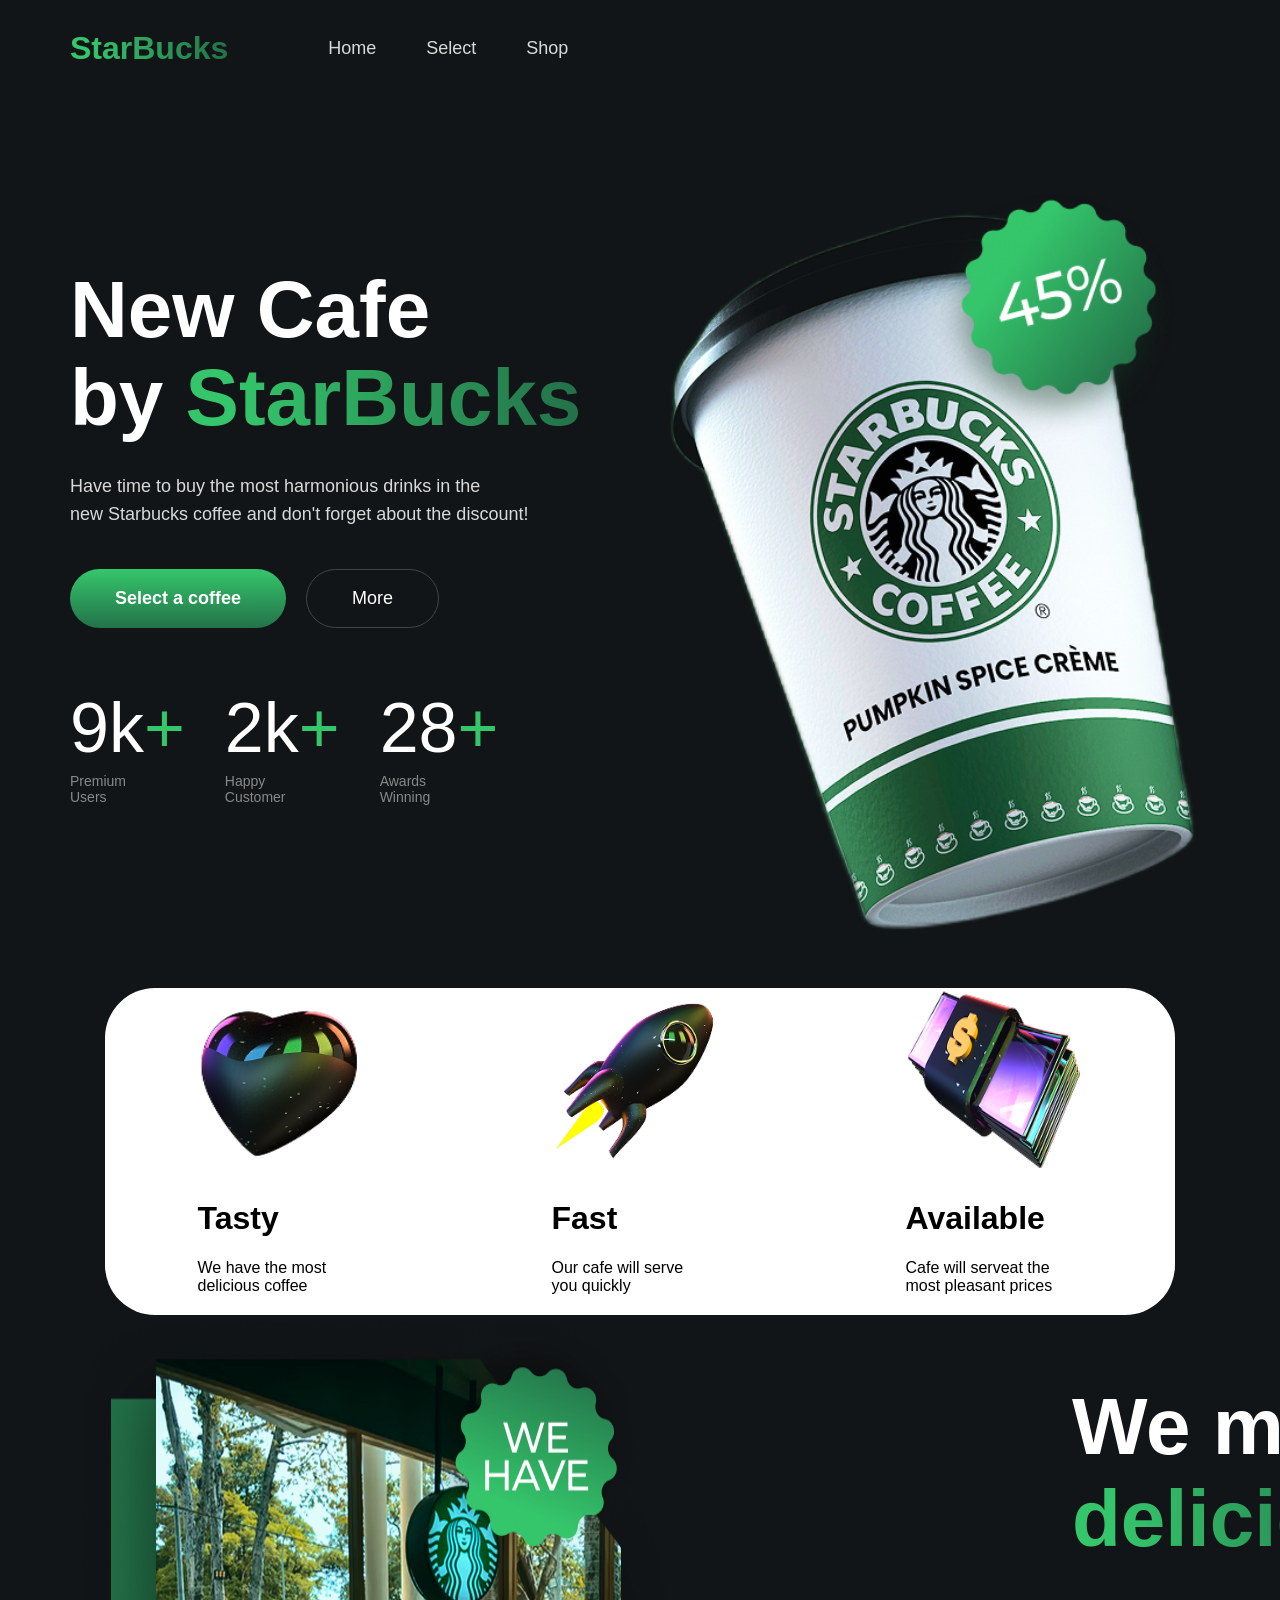
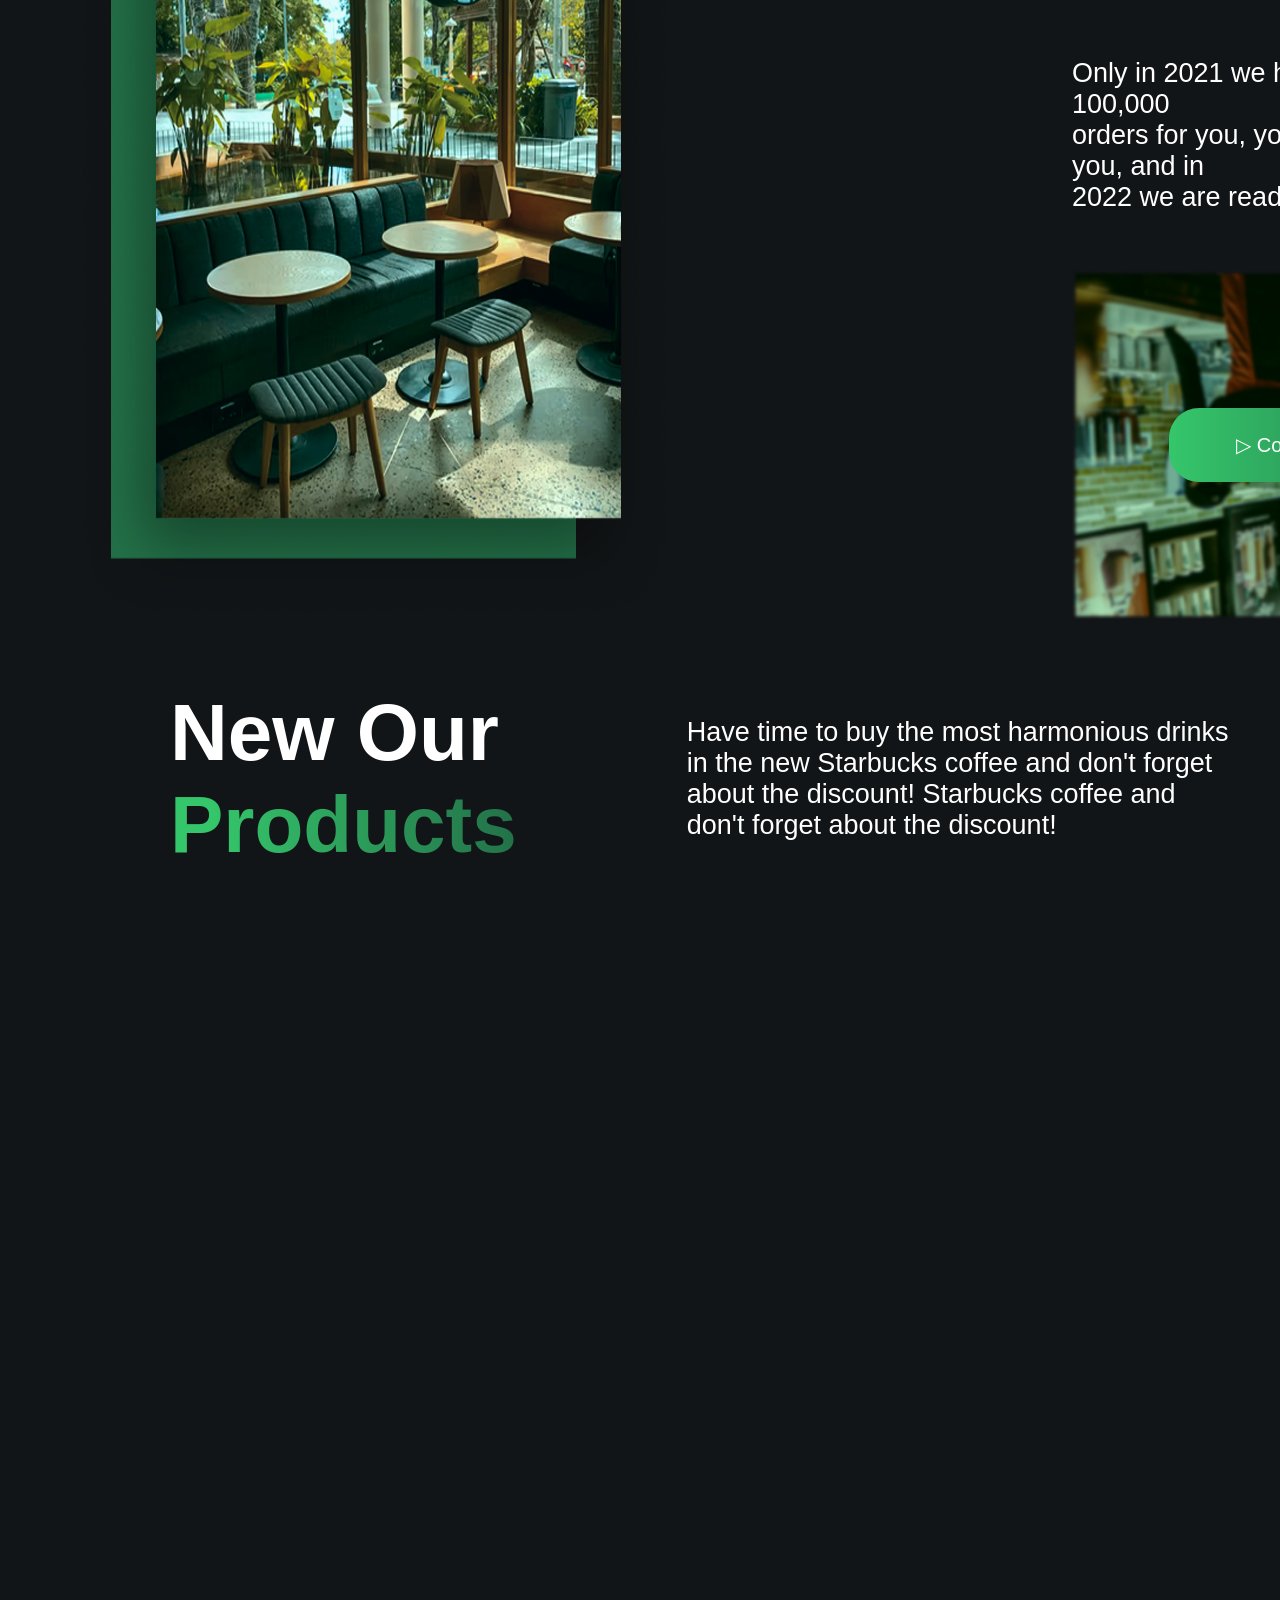
<file: Frontend F-5/index.html>
<!DOCTYPE html>
<html lang="ru">

<head>
    <meta charset="UTF-8">
    <meta name="viewport" content="width=device-width, initial-scale=1.0">
    <title>StarBucks</title>
    <link rel="stylesheet" href="style.css">
</head>

<body>
    <header>
        <h1 class="sLogo">StarBucks</h1>
        <nav>
            <a href="#">Home</a>
            <a href="#">Select</a>
            <a href="#">Shop</a>
        </nav>
    </header>

    <main class="main-content">
        <div class="text-section">
            <h1 class="main-title">
                New Cafe <br>
                by <span class="sLogo">StarBucks</span>
            </h1>

            <p class="description">
                Have time to buy the most harmonious drinks in the <br>
                new Starbucks coffee and don't forget about the discount!
            </p>

            <div class="btns">
                <button class="btn-select">Select a coffee</button>
                <button class="btn-more">More</button>
            </div>

            <div class="stats-container">
                <div class="stat-item">
                    <h2>9k<span class="zel">+</span></h2>
                    <p>Premium <br> Users</p>
                </div>
                <div class="stat-item">
                    <h2>2k<span class="zel">+</span></h2>
                    <p>Happy <br> Customer</p>
                </div>
                <div class="stat-item">
                    <h2>28<span class="zel">+</span></h2>
                    <p>Awards <br> Winning</p>
                </div>
            </div>
        </div>
        <img class="coffee-img" src="./coffe.png" alt="Starbucks Coffee">
    </main>
    <div class="f">

        <div class="ft">

            <div class="t1">
                <img src="./first.png" alt="">
                <h1>Tasty</h1>
                <p>We have the most <br> delicious coffee</p>
            </div>
            <div class="t2">
                <img src="./secod.png" alt="">
                <h1>Fast</h1>
                <p>Our cafe will serve <br> you quickly</p>
            </div>
            <div class="t3">
                <img src="./three.png" alt="">
                <h1>Available</h1>
                <p>Cafe will serveat the <br> most pleasant prices</p>
            </div>
        </div>
    </div>
    <section>
        <div class="cont">
            <img src="./Group 97.png" alt="">
        <div class="cont1">
            <h1>
            We make <span class="sLogo de">delicious</span>
        </h1>
        <p>Only in 2021 we have made more than 100,000 <br> orders for you, your loved ones, all of you, and in <br> 2022 we are ready to destroy the market</p>
        <div class="aseal">
            <button class="btna">▷ Cooking Process</button>
        </div>
        </div>
        </div>

        <div class="cont2">
            <h1 class="pro">New Our
                <br><span class="sLogo">Products</span></h1>
                <p>Have time to buy the most harmonious drinks <br>in the new Starbucks coffee and don't forget <br> about the discount!  Starbucks coffee and <br>don't forget about the discount!</p>
        </div>
        
    </section>
    <footer></footer>
</body>

</html>
</file>
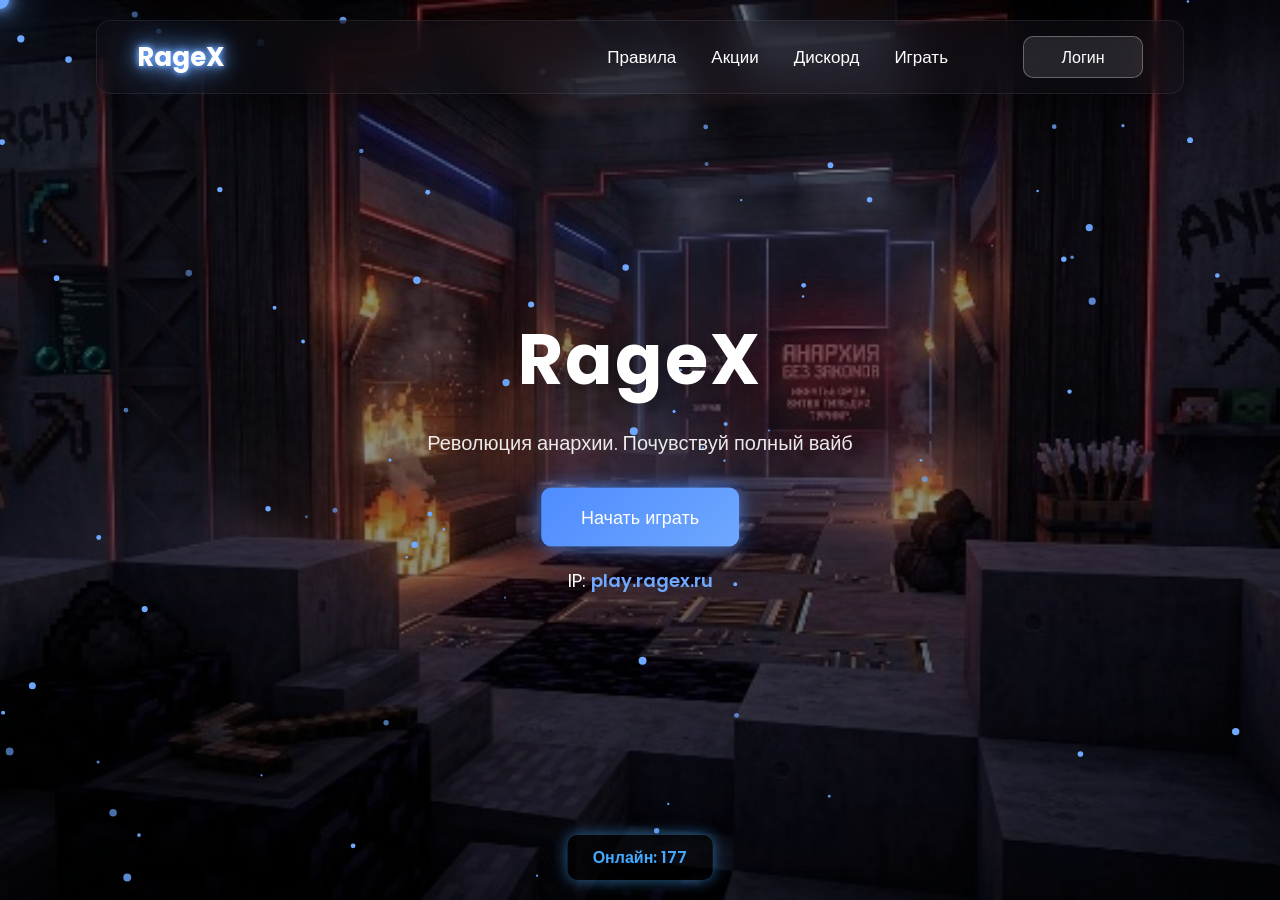
<file: lesson/index.html>
<!DOCTYPE html>
<html lang="ru">
<head>
<meta charset="UTF-8">
<meta name="viewport" content="width=device-width, initial-scale=1.0">
<title>RageX Anarchy</title>
<link rel="stylesheet" href="style.css">
<link href="https://fonts.googleapis.com/css2?family=Poppins:wght@300;400;500;600;700&display=swap" rel="stylesheet">
</head>
<body>

<!-- игровой курсор -->
<div class="cursor"></div>

<header>
  <h2 class="logo">RageX</h2>
  <nav class="navigation">
    <a href="rules.html">Правила</a>
    <a href="#">Акции</a>
    <a href="https://discord.gg/GYRTqbMPsH">Дискорд</a>
    <a href="play.html">Играть</a>
    <a href="login.html">
      <button class="btn">Логин</button>
    </a>
  </nav>
</header>

<section class="hero">
  <h1 id="animated-text">RageX</h1>
  <p>Революция анархии. Почувствуй полный вайб</p>
  <a href="play.html">
  <button class="play">Начать играть</button>
  </a>
  <div class="ip" onclick="copyIP()">
    IP: <span id="server-ip">play.ragex.ru</span>
  </div>
</section>

<!-- онлайн-счётчик -->
<div class="online-count">Онлайн: <span id="online-num">177</span></div>

<!-- Canvas для частиц -->
<canvas id="bg-canvas"></canvas>

<!-- Модальные окна -->
<div id="rules" class="modal">
  <div class="modal-content">
    <span class="close" onclick="closeModal('rules')">&times;</span>
    <h2>Правила сервера</h2>
    <p>Здесь можно написать правила сервера...</p>
  </div>
</div>

<div id="events" class="modal">
  <div class="modal-content">
    <span class="close" onclick="closeModal('events')">&times;</span>
    <h2>Акции</h2>
    <p>Здесь можно описать текущие акции и события...</p>
  </div>
</div>

<script>
// ----------------------------
// Копирование IP с уведомлением
// ----------------------------
function copyIP(){
    const ip = document.getElementById("server-ip").innerText;
    navigator.clipboard.writeText(ip);

    const tip = document.createElement('div');
    tip.className = 'copy-tip';
    tip.innerText = 'IP скопирован';
    document.body.appendChild(tip);
    setTimeout(()=> tip.remove(), 1500);
}

// ----------------------------
// Модальные окна
// ----------------------------
function openModal(id){
    const modal = document.getElementById(id);
    modal.style.display = 'flex';
    modal.classList.add('show');
}
function closeModal(id){
    const modal = document.getElementById(id);
    modal.classList.remove('show');
    setTimeout(()=> modal.style.display='none', 300);
}
window.onclick = function(e){
    if(e.target.classList.contains('modal')){
        e.target.classList.remove('show');
        setTimeout(()=> e.target.style.display='none', 300);
    }
}

// ----------------------------
// Плавный игровой курсор
// ----------------------------
const cursor = document.querySelector(".cursor");
let mouseX = 0, mouseY = 0;
let posX = 0, posY = 0;
document.addEventListener("mousemove", e => { mouseX = e.clientX; mouseY = e.clientY; });
function animateCursor(){
    posX += (mouseX - posX) * 0.25;
    posY += (mouseY - posY) * 0.25;
    cursor.style.transform = `translate(${posX-9}px, ${posY-9}px)`;
    requestAnimationFrame(animateCursor);
}
animateCursor();

// ----------------------------
// Canvas частицы + Parallax
// ----------------------------
const canvas = document.getElementById('bg-canvas');
const ctx = canvas.getContext('2d');
let w, h;
function resizeCanvas(){ w = canvas.width = window.innerWidth; h = canvas.height = window.innerHeight; }
window.addEventListener('resize', resizeCanvas);
resizeCanvas();
const particles = [];
const particleCount = 80;
for(let i=0;i<particleCount;i++){
    particles.push({
        x: Math.random()*w,
        y: Math.random()*h,
        r: Math.random()*3+1,
        dx: (Math.random()-1)*1,
        dy: (Math.random()-1)*1,
        alpha: Math.random()*1+0.5
    });
}
function animateParticles(){
    ctx.clearRect(0,0,w,h);
    particles.forEach(p=>{
        p.x += p.dx; p.y += p.dy;
        if(p.x<0||p.x>w) p.dx*=-1;
        if(p.y<0||p.y>h) p.dy*=-1;
        ctx.beginPath();
        ctx.arc(p.x,p.y,p.r,0,Math.PI*2);
        ctx.fillStyle=`rgba(110,168,255,${p.alpha})`;
        ctx.fill();
    });
    requestAnimationFrame(animateParticles);
}
animateParticles();

// ----------------------------
// Анимация текста по буквам
// ----------------------------
const text = document.getElementById("animated-text");
const str = text.innerText;
text.innerText = "";
for(let i=0;i<str.length;i++){
    let span = document.createElement("span");
    span.innerText = str[i];
    span.style.opacity = 0;
    span.style.transition = `opacity 0.5s ${i*0.05}s`;
    text.appendChild(span);
}
window.addEventListener("load", ()=>{
    text.querySelectorAll("span").forEach(s=> s.style.opacity = 1);
});

// ----------------------------
// Параллакс фона ( subtle camera movement )
// ----------------------------
document.addEventListener("mousemove", e=>{
    const x = (e.clientX / window.innerWidth) * 10;
    const y = (e.clientY / window.innerHeight) * 10;
    document.body.style.backgroundPosition = `${50+x}% ${50+y}%`;
});
</script>

</body>
</html>
</file>
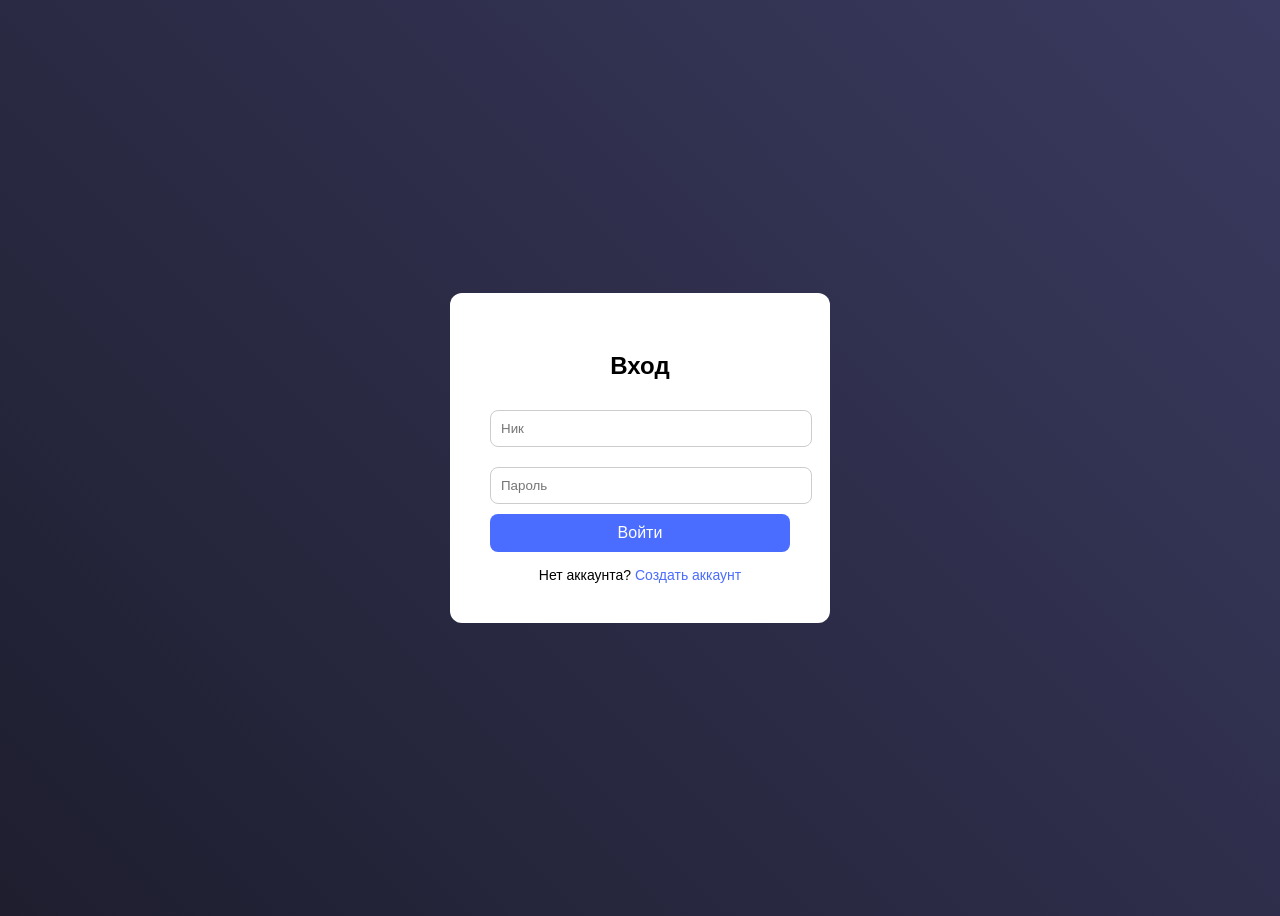
<file: lesson/login.html>
<!DOCTYPE html>
<html lang="ru">
<head>
<meta charset="UTF-8">
<title>Вход</title>

<style>

body{
    font-family: Arial;
    background: linear-gradient(45deg,#1e1e2f,#3a3a60);
    height:100vh;
    display:flex;
    justify-content:center;
    align-items:center;
}

.login-box{
    background:white;
    padding:40px;
    border-radius:12px;
    width:300px;
    text-align:center;
}

.login-box h2{
    margin-bottom:20px;
}

input{
    width:100%;
    padding:10px;
    margin:10px 0;
    border-radius:8px;
    border:1px solid #ccc;
}

button{
    width:100%;
    padding:10px;
    border:none;
    border-radius:8px;
    background:#4a6cff;
    color:white;
    font-size:16px;
    cursor:pointer;
}

button:hover{
    background:#3b55cc;
}

.link{
    margin-top:15px;
    font-size:14px;
}

.link a{
    color:#4a6cff;
    text-decoration:none;
}

</style>
</head>

<body>

<div class="login-box">

<h2>Вход</h2>

<input type="text" placeholder="Ник">

<input type="password" placeholder="Пароль">

<button>Войти</button>

<div class="link">
Нет аккаунта? <a href="register.html">Создать аккаунт</a>
</div>

</div>

</body>
</html>
</file>
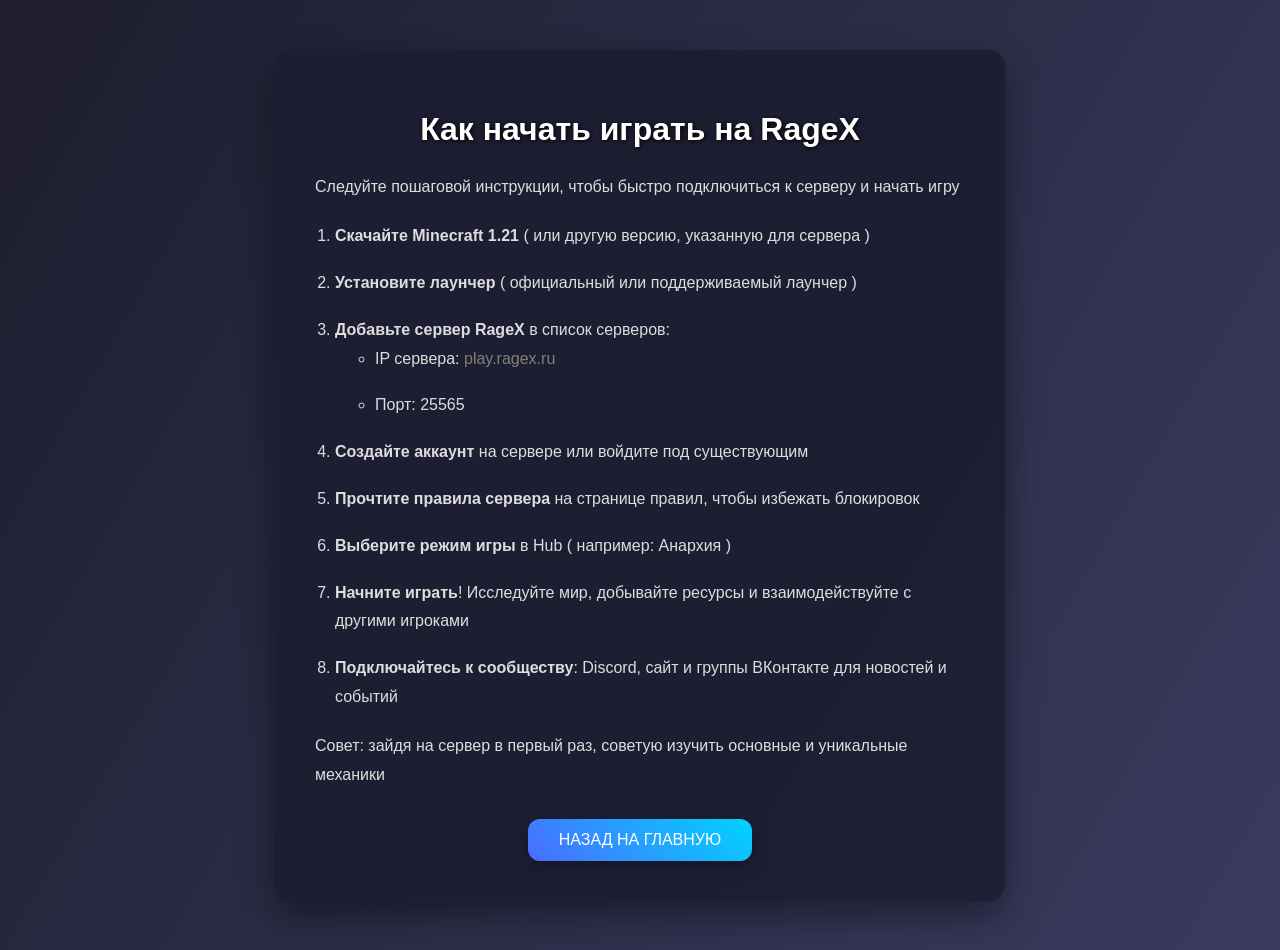
<file: lesson/play.html>
<!DOCTYPE html>
<html lang="ru">
<head>
<meta charset="UTF-8">
<title>Как начать играть на RageX</title>
<style>
body {
    font-family: 'Segoe UI', Arial, sans-serif;
    background: linear-gradient(120deg, #1e1e2f, #3a3a60);
    margin: 0;
    padding: 0;
    display: flex;
    justify-content: center;
    align-items: flex-start;
    min-height: 100vh;
    padding-top: 50px;
    color: #fff;
}

.play-container {
    background: rgba(30, 30, 50, 0.95);
    width: 650px;
    max-width: 90%;
    padding: 40px;
    border-radius: 16px;
    box-shadow: 0 15px 35px rgba(0,0,0,0.4);
    animation: fadeIn 0.8s ease-out;
}

@keyframes fadeIn {
    from {opacity: 0; transform: translateY(-20px);}
    to {opacity: 1; transform: translateY(0);}
}

.play-container h1 {
    text-align: center;
    margin-bottom: 25px;
    font-size: 32px;
    color: #ffffff;
    text-shadow: 1px 1px 5px #000;
}

.play-container p, .play-container ol {
    font-size: 16px;
    line-height: 1.8;
    color: #ddd;
    margin-bottom: 20px;
}

.play-container ol {
    padding-left: 20px;
}

.play-container ol li {
    margin-bottom: 18px;
}

/* Кнопка назад */
.button-back {
    display: block;
    width: 200px;
    margin: 30px auto 0;
    padding: 12px;
    background: linear-gradient(45deg, #4a6cff, #00d4ff);
    color: white;
    border: none;
    border-radius: 12px;
    text-align: center;
    font-size: 16px;
    cursor: pointer;
    transition: 0.3s;
    text-decoration: none;
    box-shadow: 0 5px 15px rgba(0,0,0,0.3);
    text-transform: uppercase;
}

.button-back:hover {
    background: linear-gradient(45deg, #3b55cc, #00b4d0);
    transform: scale(1.05);
    box-shadow: 0 8px 25px rgba(0,0,0,0.5);
}

/* Адаптивность */
@media (max-width: 500px) {
    .play-container { width: 95%; padding: 30px; }
    .play-container h1 { font-size: 28px; }
    .play-container p, .play-container ol { font-size: 14px; }
    .button-back { width: 90%; font-size: 14px; padding: 12px; }
}
</style>
</head>
<body>

<div class="play-container">
    <h1>Как начать играть на RageX</h1>

    <p>Следуйте пошаговой инструкции, чтобы быстро подключиться к серверу и начать игру</p>

    <ol>
        <li><strong>Скачайте Minecraft 1.21</strong> ( или другую версию, указанную для сервера )</li>
        <li><strong>Установите лаунчер</strong> ( официальный или поддерживаемый лаунчер )</li>
        <li><strong>Добавьте сервер RageX</strong> в список серверов:
            <ul>
                <li>IP сервера: <span style="color:#818078;">play.ragex.ru</span></li>
                <li>Порт: 25565</li>
            </ul>
        </li>
        <li><strong>Создайте аккаунт</strong> на сервере или войдите под существующим</li>
        <li><strong>Прочтите правила сервера</strong> на странице правил, чтобы избежать блокировок</li>
        <li><strong>Выберите режим игры</strong> в Hub ( например: Анархия )</li>
        <li><strong>Начните играть</strong>! Исследуйте мир, добывайте ресурсы и взаимодействуйте с другими игроками</li>
        <li><strong>Подключайтесь к сообществу</strong>: Discord, сайт и группы ВКонтакте для новостей и событий</li>
    </ol>

    <p>Совет: зайдя на сервер в первый раз, советую изучить основные и уникальные механики</p>

    <a href="index.html" class="button-back">Назад на главную</a>
</div>

</body>
</html>
</file>
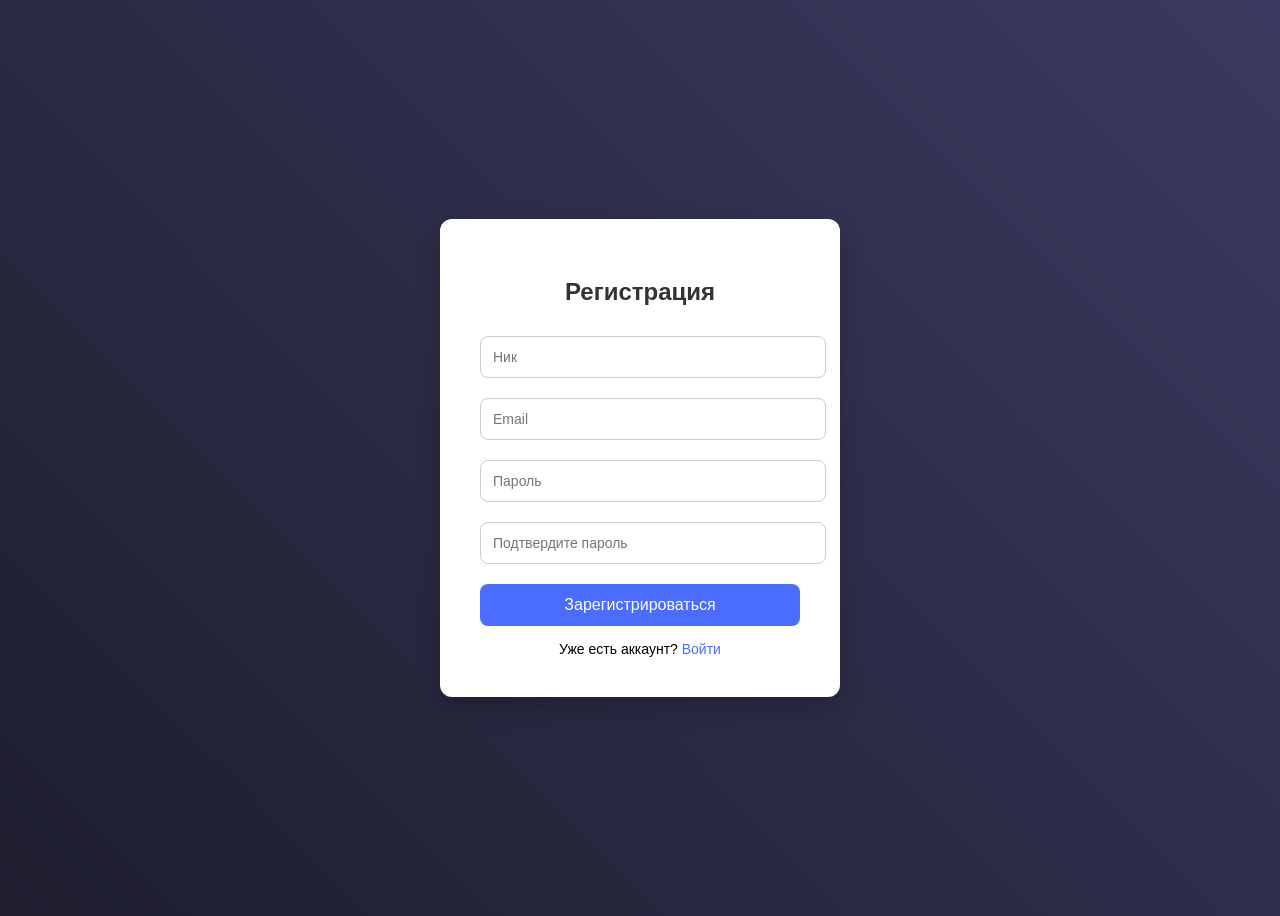
<file: lesson/register.html>
<!DOCTYPE html>
<html lang="ru">
<head>
<meta charset="UTF-8">
<title>Регистрация</title>

<style>
body {
    font-family: Arial, sans-serif;
    background: linear-gradient(45deg, #1e1e2f, #3a3a60);
    height: 100vh;
    display: flex;
    justify-content: center;
    align-items: center;
}

.register-box {
    background: white;
    padding: 40px;
    border-radius: 12px;
    width: 320px;
    text-align: center;
    box-shadow: 0 10px 25px rgba(0,0,0,0.2);
}

.register-box h2 {
    margin-bottom: 20px;
    color: #333;
}

input {
    width: 100%;
    padding: 12px;
    margin: 10px 0;
    border-radius: 8px;
    border: 1px solid #ccc;
    font-size: 14px;
}

input:focus {
    outline: none;
    border-color: #4a6cff;
    box-shadow: 0 0 5px rgba(74,108,255,0.5);
}

button {
    width: 100%;
    padding: 12px;
    border: none;
    border-radius: 8px;
    background: #4a6cff;
    color: white;
    font-size: 16px;
    cursor: pointer;
    margin-top: 10px;
    transition: 0.2s;
}

button:hover {
    background: #3b55cc;
}

.link {
    margin-top: 15px;
    font-size: 14px;
}

.link a {
    color: #4a6cff;
    text-decoration: none;
}

</style>
</head>

<body>

<div class="register-box">

<h2>Регистрация</h2>

<input type="text" placeholder="Ник">
<input type="email" placeholder="Email">
<input type="password" placeholder="Пароль">
<input type="password" placeholder="Подтвердите пароль">

<button>Зарегистрироваться</button>

<div class="link">
Уже есть аккаунт? <a href="login.html">Войти</a>
</div>

</div>

</body>
</html>
</file>
<file: Frontend F-5/style.css>
body {
    background-color: #121517;
    color: white;
    font-family: 'Segoe UI', Tahoma, Geneva, Verdana, sans-serif;
    margin: 0;
    padding: 0;
    overflow-x: hidden;
}

header {
    display: flex;
    align-items: center;
    padding: 30px 70px;
    gap: 100px;
}

.sLogo {
    background: linear-gradient(263.46deg, #237249 3.14%, #35C66B 87.2%);
    -webkit-background-clip: text;
    background-clip: text;
    -webkit-text-fill-color: transparent;
    width: fit-content;
    margin: 0;
    font-weight: 800;
}

nav {
    display: flex;
    gap: 50px;
}

nav a {
    text-decoration: none;
    color: #D9D9D9;
    font-size: 18px;
    transition: 0.3s;
}

nav a:hover {
    color: #35C66B;
}

.main-content {
    display: flex;
    justify-content: space-between;
    align-items: center;
    padding: 50px 70px;
    position: relative;
}

.text-section {
    max-width: 600px;
    z-index: 2;
}

.main-title {
    font-size: 80px;
    line-height: 1.1;
    font-weight: 800;
    margin: 0;
}

.description {
    color: #D9D9D9;
    margin-top: 30px;
    font-size: 18px;
    line-height: 1.6;
}

.btns {
    margin-top: 40px;
    display: flex;
    gap: 20px;
}

.btn-select {
    background: linear-gradient(#35C66B, #237249);
    padding: 18px 45px;
    border: none;
    border-radius: 30px;
    color: white;
    font-size: 18px;
    cursor: pointer;
    font-weight: 600;
    width: fit-content;
}

.btn-more {
    background: transparent;
    padding: 18px 45px;
    border: 1px solid #444;
    border-radius: 30px;
    color: white;
    font-size: 18px;
    cursor: pointer;
}


.stats-container {
    display: flex;
    gap: 40px;
    margin-top: 60px;
}

.stat-item h2 {
    font-size: 70px;
    margin: 0;
    font-weight: 200;
}

.stat-item p {
    color: #888;
    font-size: 14px;
    margin-top: 5px;
}

.zel {
    color: #35C66B;
}

.coffee-img {
    width: 550px;
    height: auto;
    transition: 0.5s ease;
}

.coffee-img:hover {
    transform: rotate(5deg) scale(1.05);
}
.f {
	height: 327px;
	width: 1070px;
	background-color: #ffff;
   margin: 0 auto;
    border-radius: 50px;
    display: flex;
    justify-content: space-around;
}


footer{
	height: 1000px;
}
.f img {
    width: 177px;
    height: 187px;
}
.ft {
    color: black;
    display: flex;
    justify-content: space-between;
    gap: 177px;
}
section img {
    margin-left: 77px;
}
.aseal {
    background-image: url(aseal.png);
    width: 500px;
    height: 350px;
    background-size: cover;
    display: flex;
    align-items: center;
    justify-content: center;
}
.btna {
    background: linear-gradient(to right, #35C66B, #237249);
    border: none;
    border-radius: 30px;
    padding: 25px 67px;
    color: #ffffff;
    font-size: 20px;
}
.cont1 {
    display: flex;
}
.cont {
    display: flex;
}

.cont1 {
    display: flex;
    flex-direction: column;
    margin-left: 400px;
}
.cont1 h1 {
    font-size: 80px;
    font-weight: 800;
}
.cont1 p {
    margin-bottom: 57px;
    font-size: 27px;
}
.pro {
    font-size: 80px;
    font-weight: 800;
}
.cont2{
    display: flex;
    align-items: center;
    gap: 170px;
    margin-left: 170px;
}
.cont2 p {
    font-size: 27px;
}
</file>
<file: lesson/style.css>
/* ------------------------------ */
/*       БАЗОВЫЕ СТИЛИ           */
/* ------------------------------ */
* {
    margin: 0;
    padding: 0;
    box-sizing: border-box;
    font-family: 'Poppins', sans-serif;
    cursor: none;
}

body {
    min-height: 100vh;
    background: url(fon.png) no-repeat center center;
    background-size: cover;
    color: white;
    overflow-x: hidden;
    position: relative;
}

/* затемнение фона */
body::before {
    content: "";
    position: absolute;
    top: 0;
    left: 0;
    width: 100%;
    height: 100%;
    background: rgba(0, 0, 0, 0.45);
    z-index: -1;
}

/* ------------------------------ */
/*       ИГРОВОЙ КУРСОР          */
/* ------------------------------ */
.cursor {
    position: fixed;
    width: 18px;
    height: 18px;
    background: #6ea8ff;
    border-radius: 50%;
    pointer-events: none;
    z-index: 9999;
    box-shadow:
        0 0 10px #6ea8ff,
        0 0 20px #6ea8ff,
        0 0 40px #6ea8ff,
        0 0 80px #42aaff;
}

/* ------------------------------ */
/*            NAVBAR              */
/* ------------------------------ */
header {
    position: fixed;
    top: 20px;
    left: 50%;
    transform: translateX(-50%);
    width: 85%;
    padding: 15px 40px;
    display: flex;
    justify-content: space-between;
    align-items: center;
    background: rgba(20, 20, 30, 0.35);
    backdrop-filter: blur(20px);
    -webkit-backdrop-filter: blur(20px);
    border: 1px solid rgba(255, 255, 255, 0.08);
    border-radius: 14px;
    box-shadow: 0 10px 40px rgba(0, 0, 0, 0.4);
    z-index: 100;
}

/* логотип с анимацией */
.logo {
    font-size: 26px;
    font-weight: 700;
    color: white;
    text-shadow:
        0 0 5px #6ea8ff,
        0 0 10px #6ea8ff,
        0 0 20px #6ea8ff,
        0 0 40px #6ea8ff;
    animation: neonGlow 1.5s ease-in-out infinite alternate;
}

@keyframes neonGlow {
    from {
        text-shadow:
            0 0 5px #6ea8ff,
            0 0 10px #6ea8ff,
            0 0 20px #6ea8ff,
            0 0 40px #6ea8ff;
    }
    to {
        text-shadow:
            0 0 10px #42aaff,
            0 0 20px #42aaff,
            0 0 40px #42aaff,
            0 0 80px #42aaff;
    }
}

/* навигация */
.navigation {
    display: flex;
    align-items: center;
}

.navigation a {
    font-size: 17px;
    font-weight: 500;
    text-decoration: none;
    margin-left: 35px;
    color: white;
    transition: 0.3s;
}

.navigation a:hover {
    color: #6ea8ff;
    text-shadow:
        0 0 5px #6ea8ff,
        0 0 10px #6ea8ff,
        0 0 20px #6ea8ff;
}

.navigation .btn {
    position: relative;
    overflow: hidden;
    width: 120px;
    height: 42px;
    margin-left: 40px;
    background: rgba(255, 255, 255, 0.1);
    backdrop-filter: blur(10px);
    border: 1px solid rgba(255, 255, 255, 0.3);
    border-radius: 10px;
    color: white;
    font-size: 16px;
    cursor: pointer;
    transition: 0.3s;
}

.navigation .btn:hover {
    background: rgba(255, 255, 255, 0.2);
    transform: translateY(-2px);
    box-shadow: 0 0 15px #42aaff, 0 0 30px #42aaff;
}

.navigation .btn::after {
    content: '';
    position: absolute;
    border-radius: 50%;
    width: 100px; height: 100px;
    top: 50%; left: 50%;
    transform: translate(-50%, -50%) scale(0);
    background: rgba(255,255,255,0.3);
    opacity: 0;
    transition: transform 0.5s, opacity 0.5s;
}

.navigation .btn:active::after {
    transform: translate(-50%, -50%) scale(1);
    opacity: 1;
    transition: 0s;
}

/* ------------------------------ */
/*             HERO               */
/* ------------------------------ */
.hero {
    position: absolute;
    top: 50%;
    left: 50%;
    transform: translate(-50%, -50%);
    text-align: center;
    animation: fade 1.5s ease;
}

.hero h1 {
    font-size: 70px;
    font-weight: 700;
    letter-spacing: 2px;
}

.hero p {
    margin-top: 15px;
    font-size: 20px;
    opacity: 0.9;
}

/* кнопка "Начать играть" */
.play {
    position: relative;
    overflow: hidden;
    margin-top: 30px;
    padding: 16px 40px;
    font-size: 18px;
    border: none;
    border-radius: 10px;
    background: linear-gradient(135deg, #4f8cff, #6ea8ff);
    color: white;
    cursor: pointer;
    box-shadow:
        0 0 15px rgba(79, 140, 255, 0.6),
        0 0 30px rgba(79, 140, 255, 0.4);
    transition: 0.3s;
}

.play:hover {
    transform: scale(1.05);
    box-shadow:
        0 0 25px rgba(79, 140, 255, 0.8),
        0 0 50px rgba(79, 140, 255, 0.6);
}

.play::after {
    content: '';
    position: absolute;
    border-radius: 50%;
    width: 120px; height: 120px;
    top: 50%; left: 50%;
    transform: translate(-50%, -50%) scale(0);
    background: rgba(255,255,255,0.3);
    opacity: 0;
    transition: transform 0.5s, opacity 0.5s;
}

.play:active::after {
    transform: translate(-50%, -50%) scale(1);
    opacity: 1;
    transition: 0s;
}

/* IP */
.ip {
    margin-top: 20px;
    font-size: 18px;
    cursor: pointer;
    transition: 0.3s;
}

.ip:hover {
    color: #6ea8ff;
}

.ip span {
    color: #6ea8ff;
    font-weight: 600;
}

/* ------------------------------ */
/*           КАНВАС ЧАСТИЦ       */
/* ------------------------------ */
#bg-canvas {
    position: fixed;
    top: 0;
    left: 0;
    width: 100%;
    height: 100%;
    z-index: 0;
    pointer-events: none;
}

/* ------------------------------ */
/*           ОНЛАЙН СЧЁТЧИК      */
/* ------------------------------ */
.online-count {
    position: fixed;
    bottom: 20px;
    left: 50%;
    transform: translateX(-50%);
    background: rgba(0, 0, 0, 0.5);
    padding: 10px 25px;
    border-radius: 10px;
    color: #42aaff;
    font-weight: 600;
    box-shadow: 0 0 15px rgba(66, 170, 255, 0.6);
    z-index: 100;
}

/* ------------------------------ */
/*      ВСПЛЫВАЮЩАЯ ПОДСКАЗКА    */
/* ------------------------------ */
.copy-tip {
    position: fixed;
    top: 50px;
    left: 50%;
    transform: translateX(-50%);
    background: rgba(79, 140, 255, 0.9);
    padding: 10px 25px;
    border-radius: 8px;
    color: white;
    font-weight: 600;
    box-shadow: 0 0 15px rgba(79, 140, 255, 0.6);
    z-index: 9999;
    animation: fadeTip 1.5s ease forwards;
}

@keyframes fadeTip {
    0% { opacity: 0; transform: translateX(-50%) translateY(-10px); }
    10% { opacity: 1; transform: translateX(-50%) translateY(0); }
    90% { opacity: 1; transform: translateX(-50%) translateY(0); }
    100% { opacity: 0; transform: translateX(-50%) translateY(-10px); }
}

/* ------------------------------ */
/*            АНИМАЦИИ            */
/* ------------------------------ */
@keyframes fade {
    from { opacity: 0; transform: translate(-50%, -40%); }
    to   { opacity: 1; transform: translate(-50%, -50%); }
}

/* ------------------------------ */
/*            МОДАЛКИ             */
/* ------------------------------ */
.modal {
    display: none;
    position: fixed;
    z-index: 10000;
    left: 0; top: 0;
    width: 100%; height: 100%;
    background: rgba(0,0,0,0.6);
    backdrop-filter: blur(5px);
    justify-content: center; align-items: center;
}
.modal-content {
    background: rgba(20,20,30,0.95);
    padding: 20px 30px;
    border-radius: 12px;
    max-width: 500px;
    width: 90%;
    transform: scale(0.8);
    opacity: 0;
    transition: all 0.3s ease;
}
.modal.show .modal-content {
    transform: scale(1);
    opacity: 1;
}
.modal .close {
    position: absolute;
    top: 10px; right: 15px;
    font-size: 22px;
    cursor: pointer;
    color: #fff;
}
</file>
